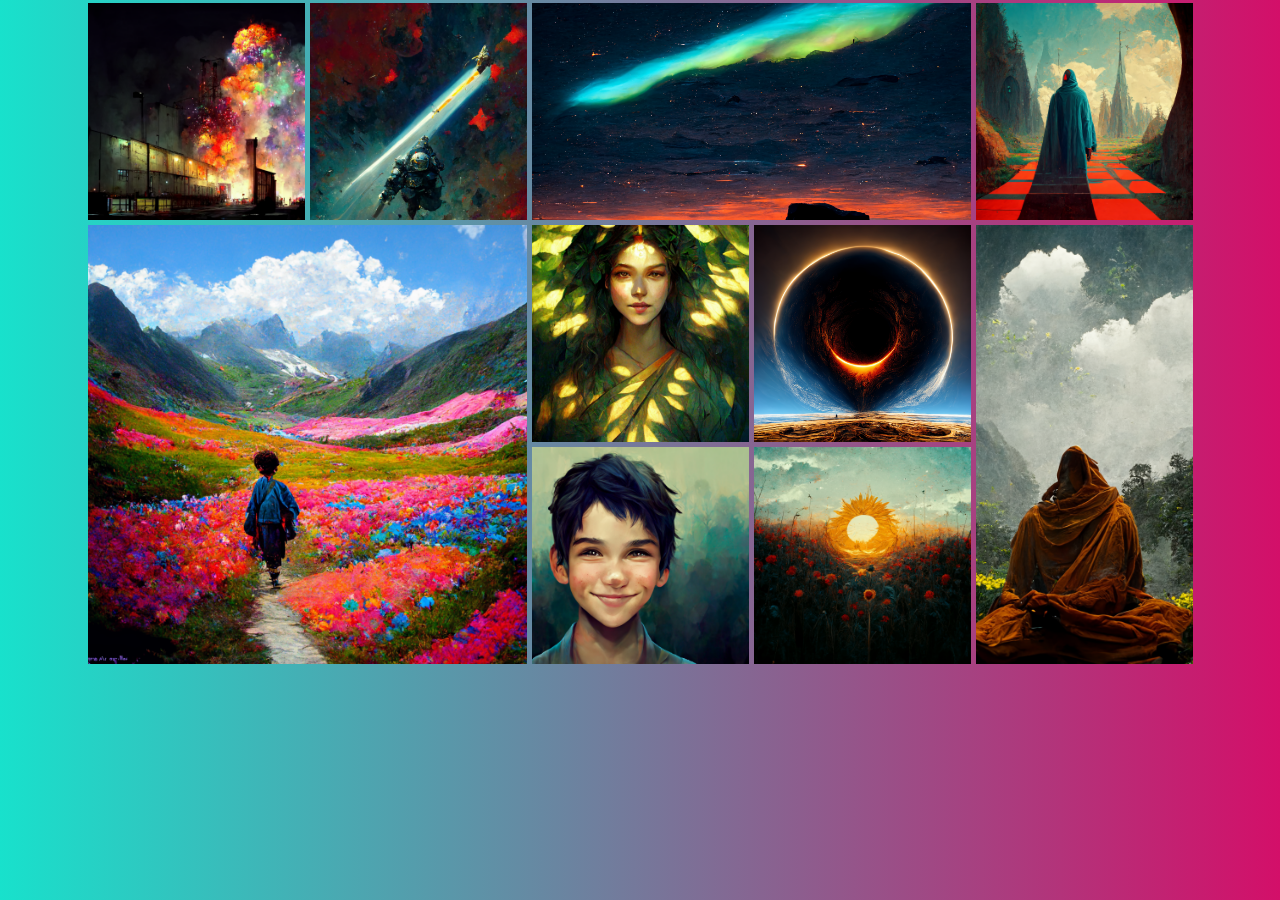
<file: index.html>
<!doctype html>
<html lang="en">

<head>
  <meta charset="utf-8">
  <meta name="viewport" content="width=device-width, initial-scale=1, shrink-to-fit=no">
  <!-- Bootstrap CSS Added-->
  <link rel="stylesheet" href="https://stackpath.bootstrapcdn.com/bootstrap/4.3.1/css/bootstrap.min.css"
    integrity="sha384-ggOyR0iXCbMQv3Xipma34MD+dH/1fQ784/j6cY/iJTQUOhcWr7x9JvoRxT2MZw1T" crossorigin="anonymous">

  <title>AI 🤖 Image Gallery | Rahul Bhatt</title>
  <link rel="stylesheet" href="custom.css">
</head>

<body>
  <section>
    <div class="full-img" id="fullImgBox">
      <img src="img1.jpg" alt="" id="fullImg">
      <a href="https://rahul-bhatt43.github.io/AIGallery/pages/AIGallery1" target="_blank" class="btn2">link 🔗</a>
      <span onclick="closeFullImg()">X</span>
    </div>
    <div class="container">
      <div class="img-container-grid">
        <div class="smallsquare"><img src="img1.jpg" class="img-grid-c" onclick="openFullImg(this.src)"></div>
        <div class="smallsquare"><img src="img2.jpg" class="img-grid-c" onclick="openFullImg(this.src)"></div>
        <div class="h_rectangle"><img src="img3.jpg" class="img-grid-c" onclick="openFullImg(this.src)"></div>
        <div class="smallsquare"><img src="img4.jpg" class="img-grid-c" onclick="openFullImg(this.src)"></div>
        <div class="bigsquare"><img src="img5.jpg" class="img-grid-c" onclick="openFullImg(this.src)"></div>
        <div class="bigsquare_blank">
          <div class="inner_square"><img src="img6.jpg" class="img-grid-c" onclick="openFullImg(this.src)"></div>
          <div class="inner_square"><img src="img7.jpg" class="img-grid-c" onclick="openFullImg(this.src)"></div>
          <div class="inner_square"><img src="img8.jpg" class="img-grid-c" onclick="openFullImg(this.src)"></div>
          <div class="inner_square"><img src="img9.jpg" class="img-grid-c" onclick="openFullImg(this.src)"></div>
        </div>
        <div class="v_rectangle"><img src="img10.jpg" class="img-grid-c" onclick="openFullImg(this.src)"></div>
      </div>
    </div>
  </section>

  <script>
    var fullImgBox = document.getElementById("fullImgBox");
    var fullImg = document.getElementById("fullImg");

    function openFullImg(pic) {
      fullImgBox.style.display = "flex";
      fullImg.src = pic;
      
    }

    function closeFullImg() {
      fullImgBox.style.display = "none";
    }
  </script>
</body>

</html>
</file>
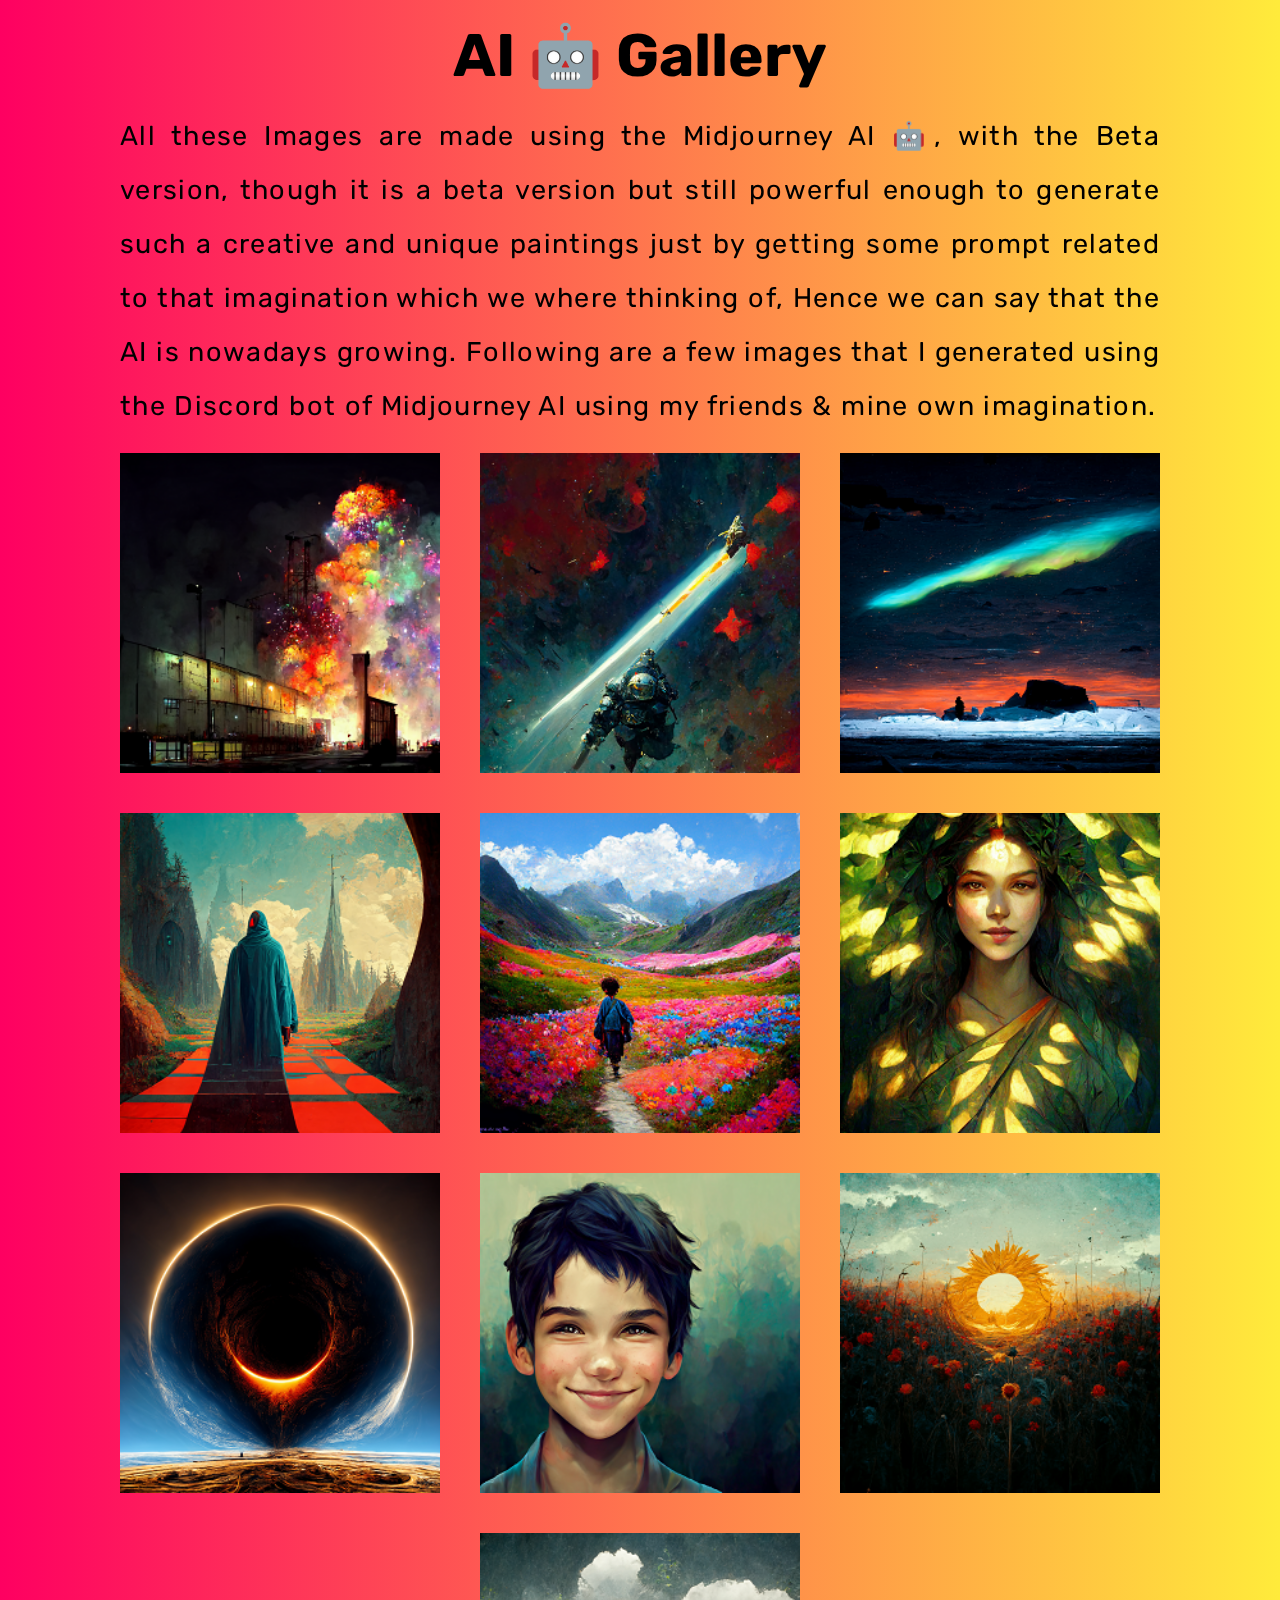
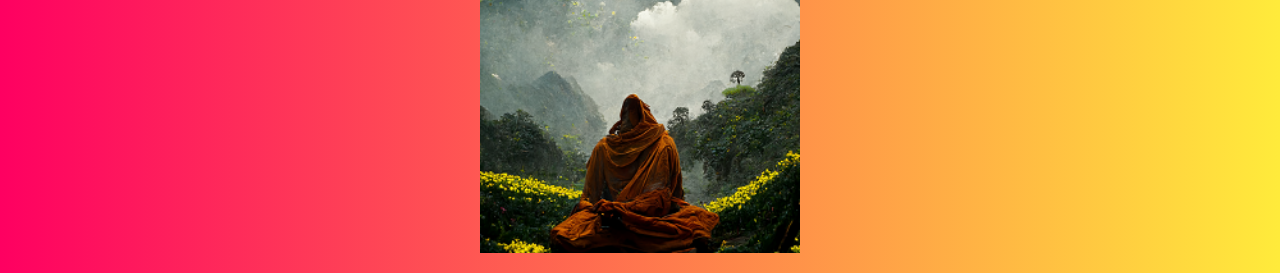
<file: pages/AIGallery1/index.html>
<!DOCTYPE html>
<html lang="en">

<head>
    <meta charset="UTF-8">
    <meta http-equiv="X-UA-Compatible" content="IE=edge">
    <meta name="viewport" content="width=device-width, initial-scale=1.0">
    <title>AI Image Gallery</title>
    <link rel="stylesheet" href="custom.css">
</head>

<body>
    <section>
        <div class="content">
            <h1>AI 🤖 Gallery</h1> <br>
            <p>All these Images are made using the Midjourney AI 🤖, with the Beta version, though it is a beta version but still powerful enough to generate such a creative and unique paintings just by getting some prompt related to that imagination which we where thinking of, Hence we can say that the AI is nowadays growing. Following are a few images that I generated using the Discord bot of Midjourney AI using my friends & mine own imagination.</p>
            <p class="noteimg">(<strong class="seethis" >NOTE:</strong> Click on Images to Download(👁) or to See the description of these images.)</p>
        </div>
        <div class="card">
            <div class="box">
                <div class="imgBx">
                    <img src="images/img1.jpg" alt="error loading">
                </div>
                <div class="contentBx">
                    <div>
                        <h2>The Exploding Colors of the fireworks warehouse</h2>
                        <p>In this AI Art, It beautifully painted the Industrial warehouse exploding with the explode in
                            the crackers/fireworks.</p>
                        <a href="image/img1.jpg" target="_blank"><svg
                                xmlns="http://www.w3.org/2000/svg" width=25 height="25" fill="black" class="bi bi-eye"
                                viewBox="0 0 16 16">
                                <path
                                    d="M16 8s-3-5.5-8-5.5S0 8 0 8s3 5.5 8 5.5S16 8 16 8zM1.173 8a13.133 13.133 0 0 1 1.66-2.043C4.12 4.668 5.88 3.5 8 3.5c2.12 0 3.879 1.168 5.168 2.457A13.133 13.133 0 0 1 14.828 8c-.058.087-.122.183-.195.288-.335.48-.83 1.12-1.465 1.755C11.879 11.332 10.119 12.5 8 12.5c-2.12 0-3.879-1.168-5.168-2.457A13.134 13.134 0 0 1 1.172 8z" />
                                <path
                                    d="M8 5.5a2.5 2.5 0 1 0 0 5 2.5 2.5 0 0 0 0-5zM4.5 8a3.5 3.5 0 1 1 7 0 3.5 3.5 0 0 1-7 0z" />
                            </svg></a>
                    </div>
                </div>
            </div>
        </div>
        <div class="card">
            <div class="box">
                <div class="imgBx">
                    <img src="images/img2.jpg" alt="error loading">
                </div>
                <div class="contentBx">
                    <div>
                        <h2>The Ancient Space War</h2>
                        <p>It is an AI Art where a knight in space in a combat fighting a spaceship alone, without any
                            Space suit.</p>
                        <a href="image/img2.jpg" target="_blank"><svg
                                xmlns="http://www.w3.org/2000/svg" width=25 height="25" fill="black" class="bi bi-eye"
                                viewBox="0 0 16 16">
                                <path
                                    d="M16 8s-3-5.5-8-5.5S0 8 0 8s3 5.5 8 5.5S16 8 16 8zM1.173 8a13.133 13.133 0 0 1 1.66-2.043C4.12 4.668 5.88 3.5 8 3.5c2.12 0 3.879 1.168 5.168 2.457A13.133 13.133 0 0 1 14.828 8c-.058.087-.122.183-.195.288-.335.48-.83 1.12-1.465 1.755C11.879 11.332 10.119 12.5 8 12.5c-2.12 0-3.879-1.168-5.168-2.457A13.134 13.134 0 0 1 1.172 8z" />
                                <path
                                    d="M8 5.5a2.5 2.5 0 1 0 0 5 2.5 2.5 0 0 0 0-5zM4.5 8a3.5 3.5 0 1 1 7 0 3.5 3.5 0 0 1-7 0z" />
                            </svg></a>
                    </div>
                </div>
            </div>
        </div>
        <div class="card">
            <div class="box">
                <div class="imgBx">
                    <img src="images/img3.jpg" alt="error loading">
                </div>
                <div class="contentBx">
                    <div>
                        <h2>Aurora Lights at Night</h2>
                        <p>A small boy watching colourful Aurora lights in the night, where the AI painted the beautiful
                            antarctic scene.</p>
                        <a href="image/img3.jpg" target="_blank"><svg
                                xmlns="http://www.w3.org/2000/svg" width=25 height="25" fill="black" class="bi bi-eye"
                                viewBox="0 0 16 16">
                                <path
                                    d="M16 8s-3-5.5-8-5.5S0 8 0 8s3 5.5 8 5.5S16 8 16 8zM1.173 8a13.133 13.133 0 0 1 1.66-2.043C4.12 4.668 5.88 3.5 8 3.5c2.12 0 3.879 1.168 5.168 2.457A13.133 13.133 0 0 1 14.828 8c-.058.087-.122.183-.195.288-.335.48-.83 1.12-1.465 1.755C11.879 11.332 10.119 12.5 8 12.5c-2.12 0-3.879-1.168-5.168-2.457A13.134 13.134 0 0 1 1.172 8z" />
                                <path
                                    d="M8 5.5a2.5 2.5 0 1 0 0 5 2.5 2.5 0 0 0 0-5zM4.5 8a3.5 3.5 0 1 1 7 0 3.5 3.5 0 0 1-7 0z" />
                            </svg></a>
                    </div>
                </div>
            </div>
        </div>
        <div class="card">
            <div class="box">
                <div class="imgBx">
                    <img src="images/img4.jpg" alt="error loading">
                </div>
                <div class="contentBx">
                    <div>
                        <h2>2D or NOT 2D</h2>
                        <p>2D or NOT 2D is an AI Art where the AI painted a person moving towards something.</p>
                        <a href="image/img4.jpg" target="_blank"><svg
                                xmlns="http://www.w3.org/2000/svg" width=25 height="25" fill="black" class="bi bi-eye"
                                viewBox="0 0 16 16">
                                <path
                                    d="M16 8s-3-5.5-8-5.5S0 8 0 8s3 5.5 8 5.5S16 8 16 8zM1.173 8a13.133 13.133 0 0 1 1.66-2.043C4.12 4.668 5.88 3.5 8 3.5c2.12 0 3.879 1.168 5.168 2.457A13.133 13.133 0 0 1 14.828 8c-.058.087-.122.183-.195.288-.335.48-.83 1.12-1.465 1.755C11.879 11.332 10.119 12.5 8 12.5c-2.12 0-3.879-1.168-5.168-2.457A13.134 13.134 0 0 1 1.172 8z" />
                                <path
                                    d="M8 5.5a2.5 2.5 0 1 0 0 5 2.5 2.5 0 0 0 0-5zM4.5 8a3.5 3.5 0 1 1 7 0 3.5 3.5 0 0 1-7 0z" />
                            </svg></a>
                    </div>
                </div>
            </div>
        </div>
        <div class="card">
            <div class="box">
                <div class="imgBx">
                    <img src="images/img5.jpg" alt="error loading">
                </div>
                <div class="contentBx">
                    <div>
                        <h2>Little Boy in the Colory Himalayas</h2>
                        <p>An AI Art where a boy is walking in a valley of colourful flowers, near the Himalayas,
                            following his path to his divine journey.</p>
                        <a href="image/img5.jpg" target="_blank"><svg
                                xmlns="http://www.w3.org/2000/svg" width=25 height="25" fill="black" class="bi bi-eye"
                                viewBox="0 0 16 16">
                                <path
                                    d="M16 8s-3-5.5-8-5.5S0 8 0 8s3 5.5 8 5.5S16 8 16 8zM1.173 8a13.133 13.133 0 0 1 1.66-2.043C4.12 4.668 5.88 3.5 8 3.5c2.12 0 3.879 1.168 5.168 2.457A13.133 13.133 0 0 1 14.828 8c-.058.087-.122.183-.195.288-.335.48-.83 1.12-1.465 1.755C11.879 11.332 10.119 12.5 8 12.5c-2.12 0-3.879-1.168-5.168-2.457A13.134 13.134 0 0 1 1.172 8z" />
                                <path
                                    d="M8 5.5a2.5 2.5 0 1 0 0 5 2.5 2.5 0 0 0 0-5zM4.5 8a3.5 3.5 0 1 1 7 0 3.5 3.5 0 0 1-7 0z" />
                            </svg></a>
                    </div>
                </div>
            </div>
        </div>
        <div class="card">
            <div class="box">
                <div class="imgBx">
                    <img src="images/img6.jpg" alt="error loading">
                </div>
                <div class="contentBx">
                    <div>
                        <h2>The Goddess of Light</h2>
                        <p>The Sunlight that filters from the leaves along with the Goddess of light.</p>
                        <a href="image/img6.jpg" target="_blank"><svg
                                xmlns="http://www.w3.org/2000/svg" width=25 height="25" fill="black" class="bi bi-eye"
                                viewBox="0 0 16 16">
                                <path
                                    d="M16 8s-3-5.5-8-5.5S0 8 0 8s3 5.5 8 5.5S16 8 16 8zM1.173 8a13.133 13.133 0 0 1 1.66-2.043C4.12 4.668 5.88 3.5 8 3.5c2.12 0 3.879 1.168 5.168 2.457A13.133 13.133 0 0 1 14.828 8c-.058.087-.122.183-.195.288-.335.48-.83 1.12-1.465 1.755C11.879 11.332 10.119 12.5 8 12.5c-2.12 0-3.879-1.168-5.168-2.457A13.134 13.134 0 0 1 1.172 8z" />
                                <path
                                    d="M8 5.5a2.5 2.5 0 1 0 0 5 2.5 2.5 0 0 0 0-5zM4.5 8a3.5 3.5 0 1 1 7 0 3.5 3.5 0 0 1-7 0z" />
                            </svg></a>
                    </div>
                </div>
            </div>
        </div>
        <div class="card">
            <div class="box">
                <div class="imgBx">
                    <img src="images/img7.jpg" alt="error loading">
                </div>
                <div class="contentBx">
                    <div>
                        <h2>Earth near a Black Hole</h2>
                        <p>A realistic view by AI where the Earth is near a Black Hole and the whole Earth is being
                            shrinked.</p>
                        <a href="image/img7.jpg" target="_blank"><svg
                                xmlns="http://www.w3.org/2000/svg" width=25 height="25" fill="black" class="bi bi-eye"
                                viewBox="0 0 16 16">
                                <path
                                    d="M16 8s-3-5.5-8-5.5S0 8 0 8s3 5.5 8 5.5S16 8 16 8zM1.173 8a13.133 13.133 0 0 1 1.66-2.043C4.12 4.668 5.88 3.5 8 3.5c2.12 0 3.879 1.168 5.168 2.457A13.133 13.133 0 0 1 14.828 8c-.058.087-.122.183-.195.288-.335.48-.83 1.12-1.465 1.755C11.879 11.332 10.119 12.5 8 12.5c-2.12 0-3.879-1.168-5.168-2.457A13.134 13.134 0 0 1 1.172 8z" />
                                <path
                                    d="M8 5.5a2.5 2.5 0 1 0 0 5 2.5 2.5 0 0 0 0-5zM4.5 8a3.5 3.5 0 1 1 7 0 3.5 3.5 0 0 1-7 0z" />
                            </svg></a>
                    </div>
                </div>
            </div>
        </div>
        <div class="card">
            <div class="box">
                <div class="imgBx">
                    <img src="images/img8.jpg" alt="error loading">
                </div>
                <div class="contentBx">
                    <div>
                        <h2>Introvert boy with a Smile in his face</h2>
                        <p>Introvert boy with a Smile in his face as an AI Art that shows a boy which somewhere looks
                            introvert, but having a cute big smile also.</p>
                        <a href="image/img8.jpg" target="_blank"><svg
                                xmlns="http://www.w3.org/2000/svg" width=25 height="25" fill="black" class="bi bi-eye"
                                viewBox="0 0 16 16">
                                <path
                                    d="M16 8s-3-5.5-8-5.5S0 8 0 8s3 5.5 8 5.5S16 8 16 8zM1.173 8a13.133 13.133 0 0 1 1.66-2.043C4.12 4.668 5.88 3.5 8 3.5c2.12 0 3.879 1.168 5.168 2.457A13.133 13.133 0 0 1 14.828 8c-.058.087-.122.183-.195.288-.335.48-.83 1.12-1.465 1.755C11.879 11.332 10.119 12.5 8 12.5c-2.12 0-3.879-1.168-5.168-2.457A13.134 13.134 0 0 1 1.172 8z" />
                                <path
                                    d="M8 5.5a2.5 2.5 0 1 0 0 5 2.5 2.5 0 0 0 0-5zM4.5 8a3.5 3.5 0 1 1 7 0 3.5 3.5 0 0 1-7 0z" />
                            </svg></a>
                    </div>
                </div>
            </div>
        </div>
        <div class="card">
            <div class="box">
                <div class="imgBx">
                    <img src="images/img9.jpg" alt="error loading">
                </div>
                <div class="contentBx">
                    <div>
                        <h2>Impulsive like the Sun</h2>
                        <p>Impulsive like the Sun is an AI Art that shoes a Sunflower as shiny as the Sun.</p>
                        <a href="image/img9.jpg" target="_blank"><svg
                                xmlns="http://www.w3.org/2000/svg" width=25 height="25" fill="black" class="bi bi-eye"
                                viewBox="0 0 16 16">
                                <path
                                    d="M16 8s-3-5.5-8-5.5S0 8 0 8s3 5.5 8 5.5S16 8 16 8zM1.173 8a13.133 13.133 0 0 1 1.66-2.043C4.12 4.668 5.88 3.5 8 3.5c2.12 0 3.879 1.168 5.168 2.457A13.133 13.133 0 0 1 14.828 8c-.058.087-.122.183-.195.288-.335.48-.83 1.12-1.465 1.755C11.879 11.332 10.119 12.5 8 12.5c-2.12 0-3.879-1.168-5.168-2.457A13.134 13.134 0 0 1 1.172 8z" />
                                <path
                                    d="M8 5.5a2.5 2.5 0 1 0 0 5 2.5 2.5 0 0 0 0-5zM4.5 8a3.5 3.5 0 1 1 7 0 3.5 3.5 0 0 1-7 0z" />
                            </svg></a>
                    </div>
                </div>
            </div>
        </div>
        <div class="card">
            <div class="box">
                <div class="imgBx">
                    <img src="images/img10.jpg" alt="error loading">
                </div>
                <div class="contentBx">
                    <div>
                        <h2>Meditating Monk in Himalayas</h2>
                        <p>An AI Art where a monk is meditating in the Himalayas by the Greeny Grass-Area.</p>
                        <a href="image/img10.jpg" target="_blank"><svg
                                xmlns="http://www.w3.org/2000/svg" width=25 height="25" fill="black" class="bi bi-eye"
                                viewBox="0 0 16 16">
                                <path
                                    d="M16 8s-3-5.5-8-5.5S0 8 0 8s3 5.5 8 5.5S16 8 16 8zM1.173 8a13.133 13.133 0 0 1 1.66-2.043C4.12 4.668 5.88 3.5 8 3.5c2.12 0 3.879 1.168 5.168 2.457A13.133 13.133 0 0 1 14.828 8c-.058.087-.122.183-.195.288-.335.48-.83 1.12-1.465 1.755C11.879 11.332 10.119 12.5 8 12.5c-2.12 0-3.879-1.168-5.168-2.457A13.134 13.134 0 0 1 1.172 8z" />
                                <path
                                    d="M8 5.5a2.5 2.5 0 1 0 0 5 2.5 2.5 0 0 0 0-5zM4.5 8a3.5 3.5 0 1 1 7 0 3.5 3.5 0 0 1-7 0z" />
                            </svg></a>
                    </div>
                </div>
            </div>
        </div>

    </section>
</body>

</html>
</file>
<file: custom.css>
@import url(style.css);
</file>
<file: pages/AIGallery1/custom.css>
@import url(style.css);
</file>
